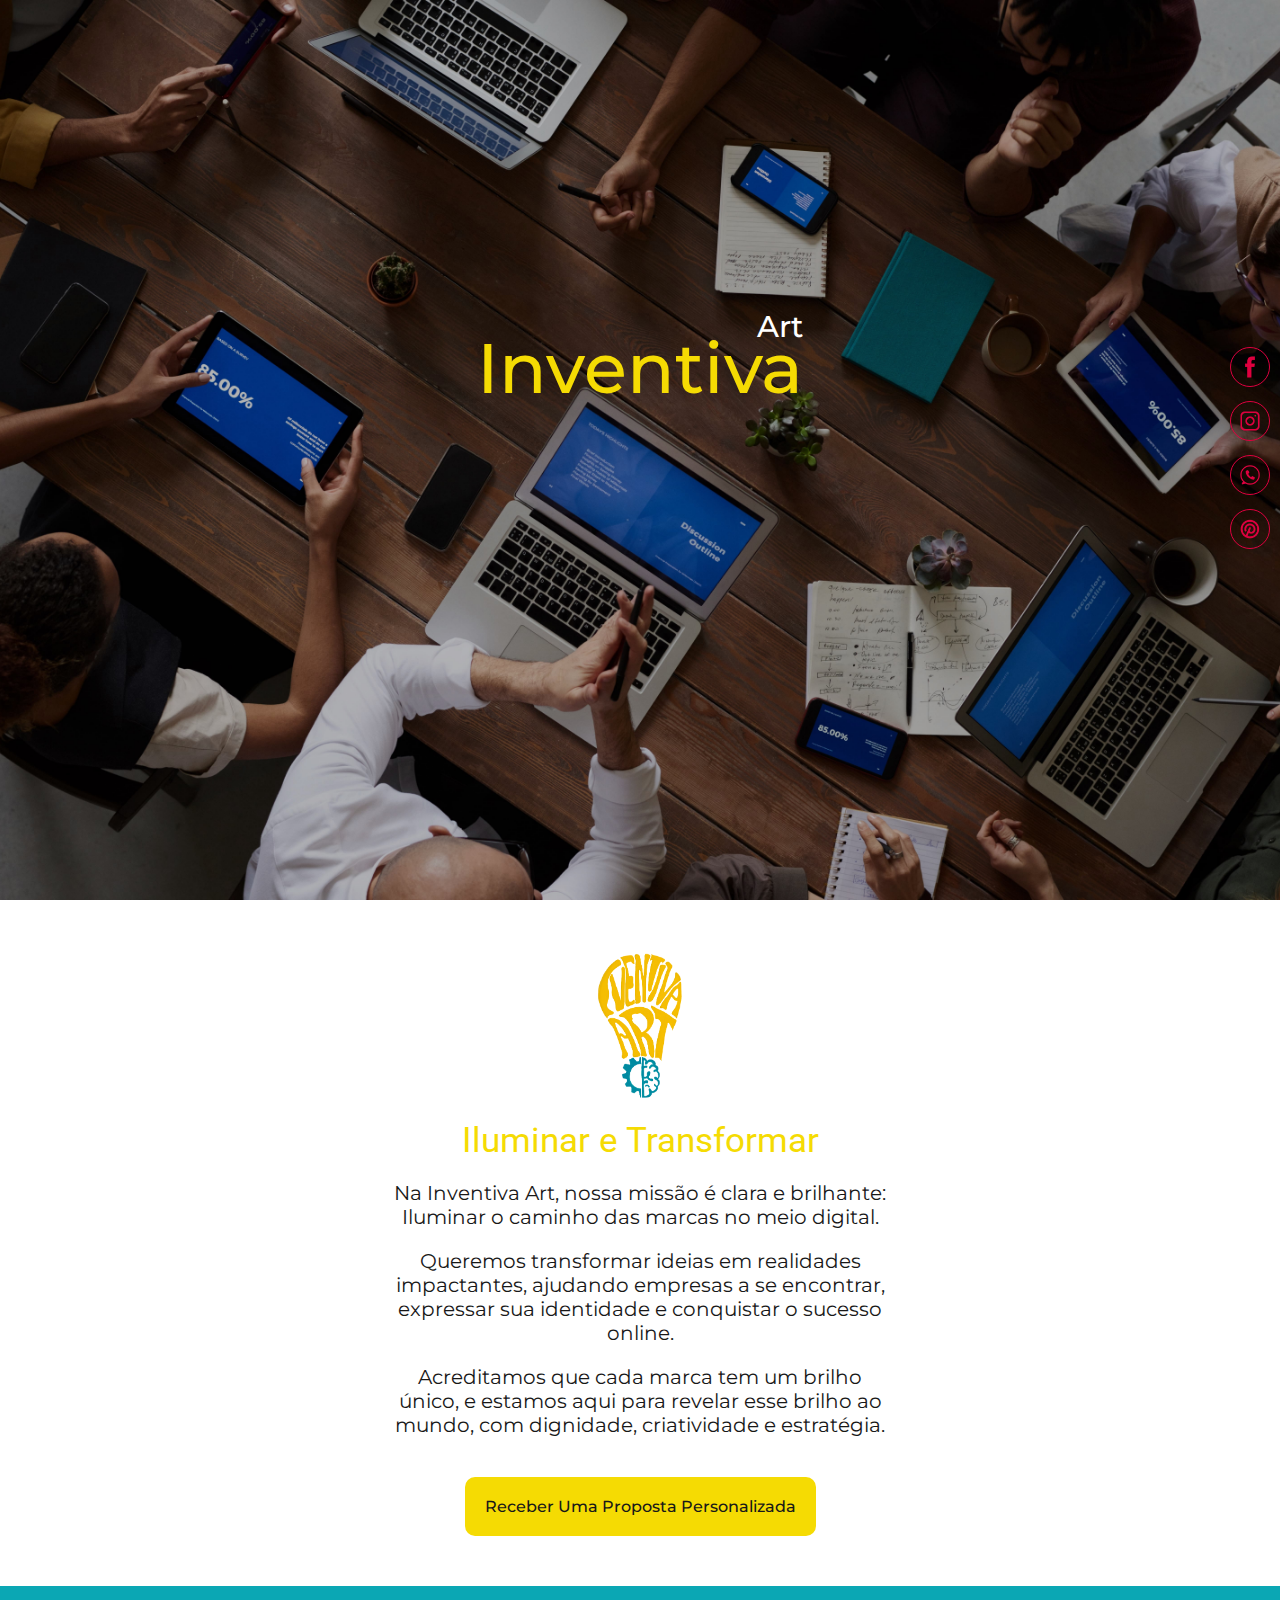
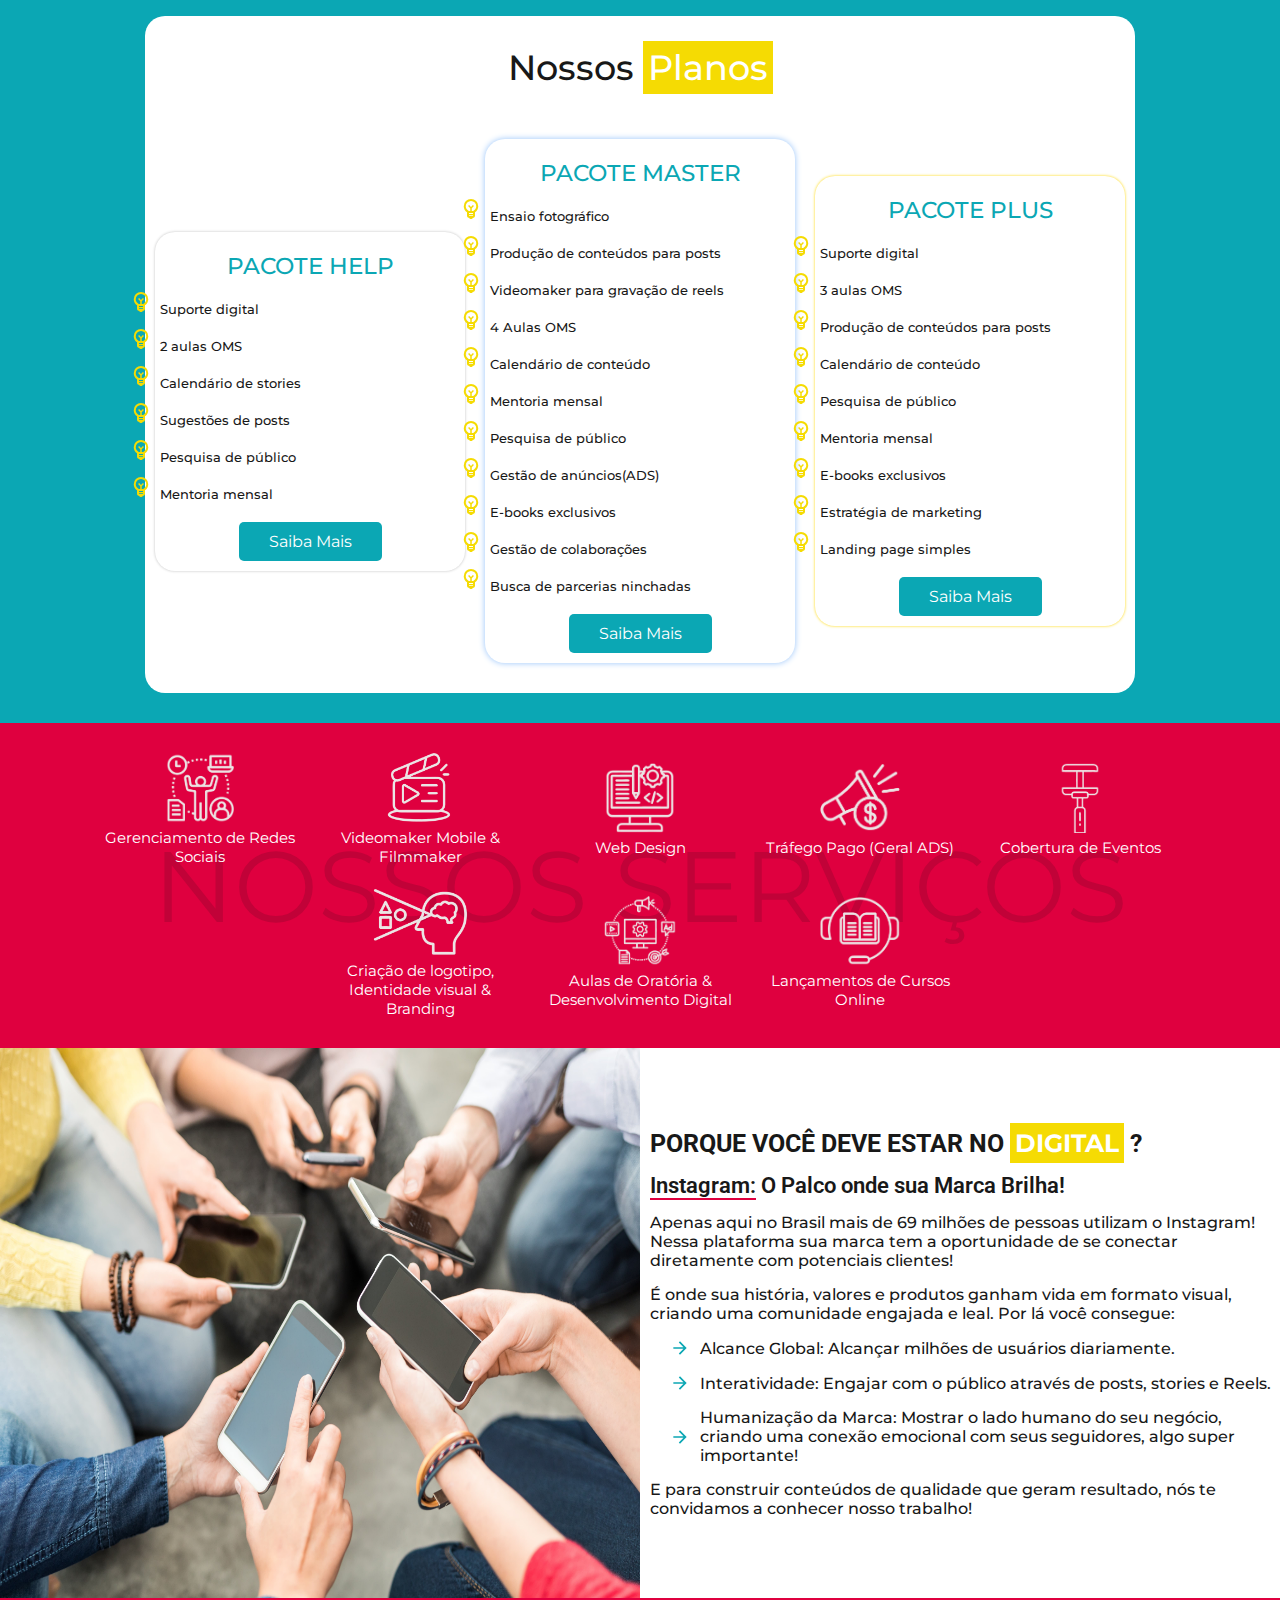
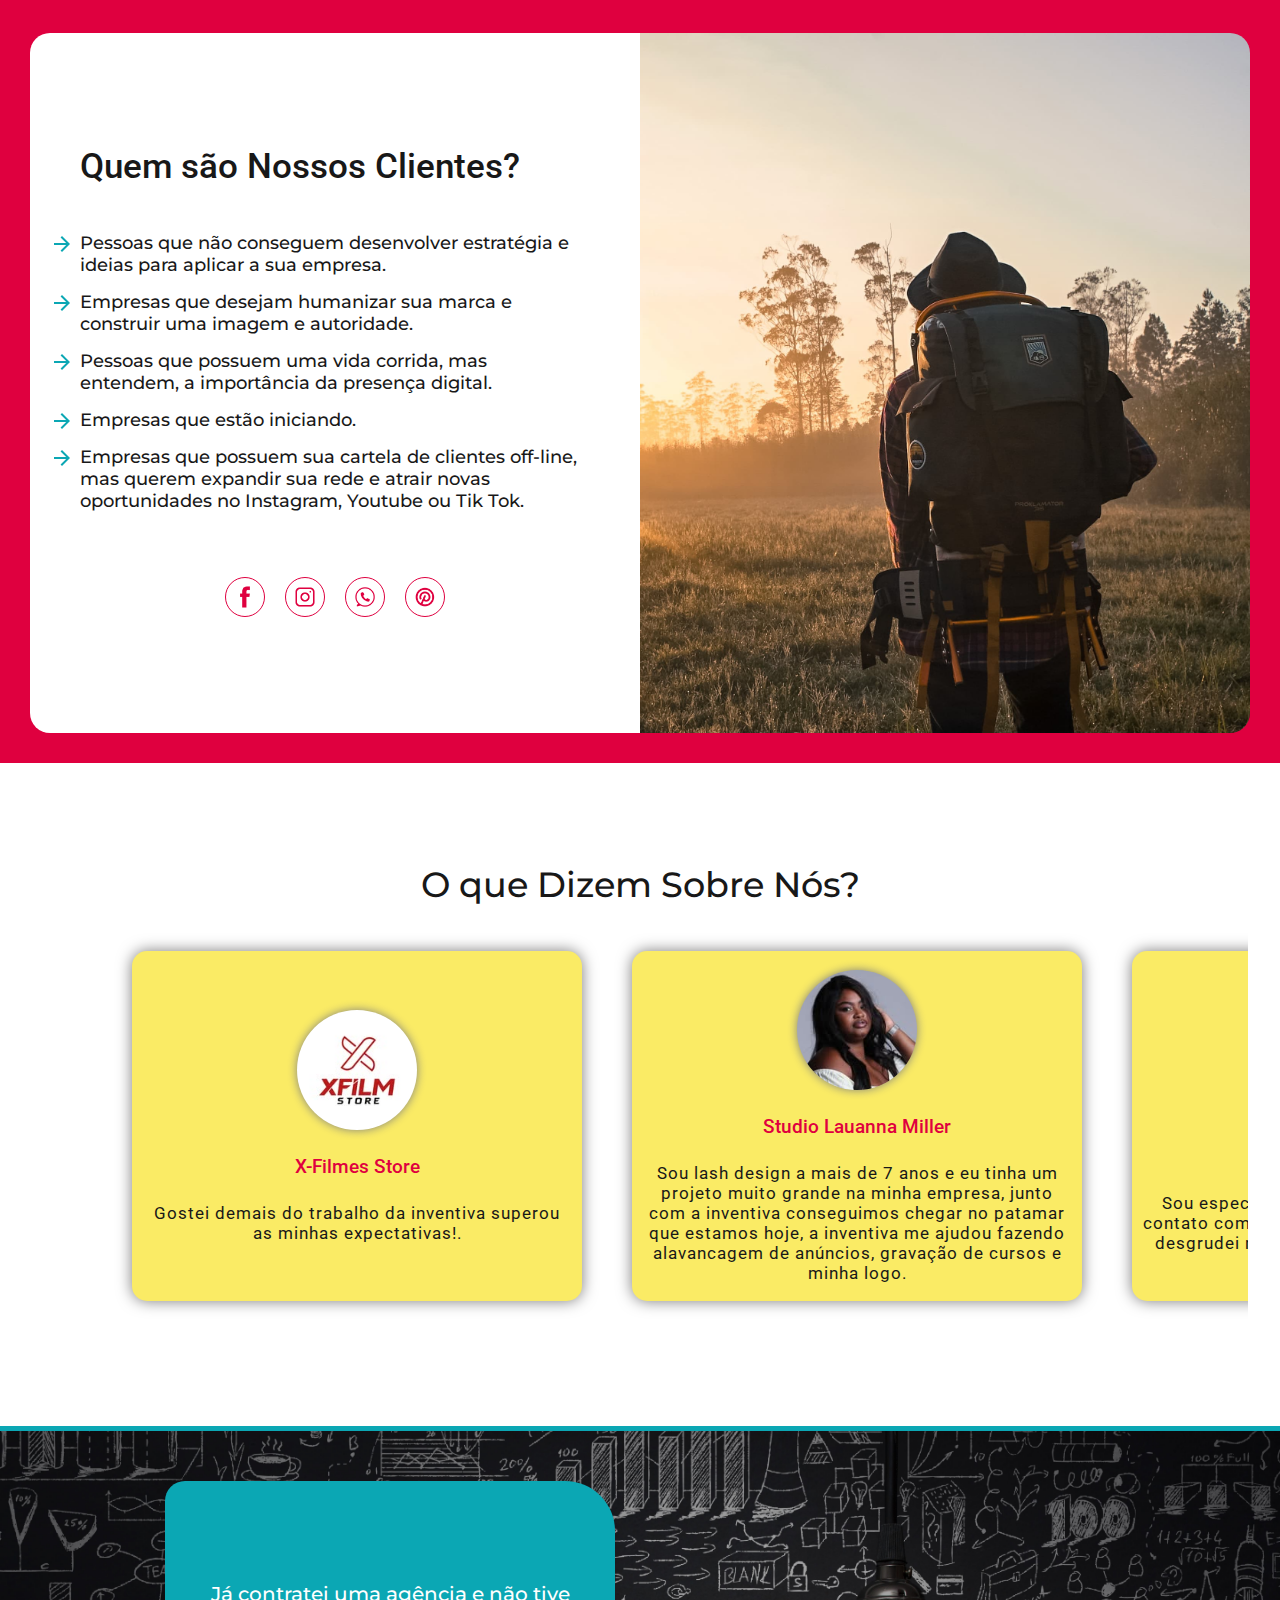
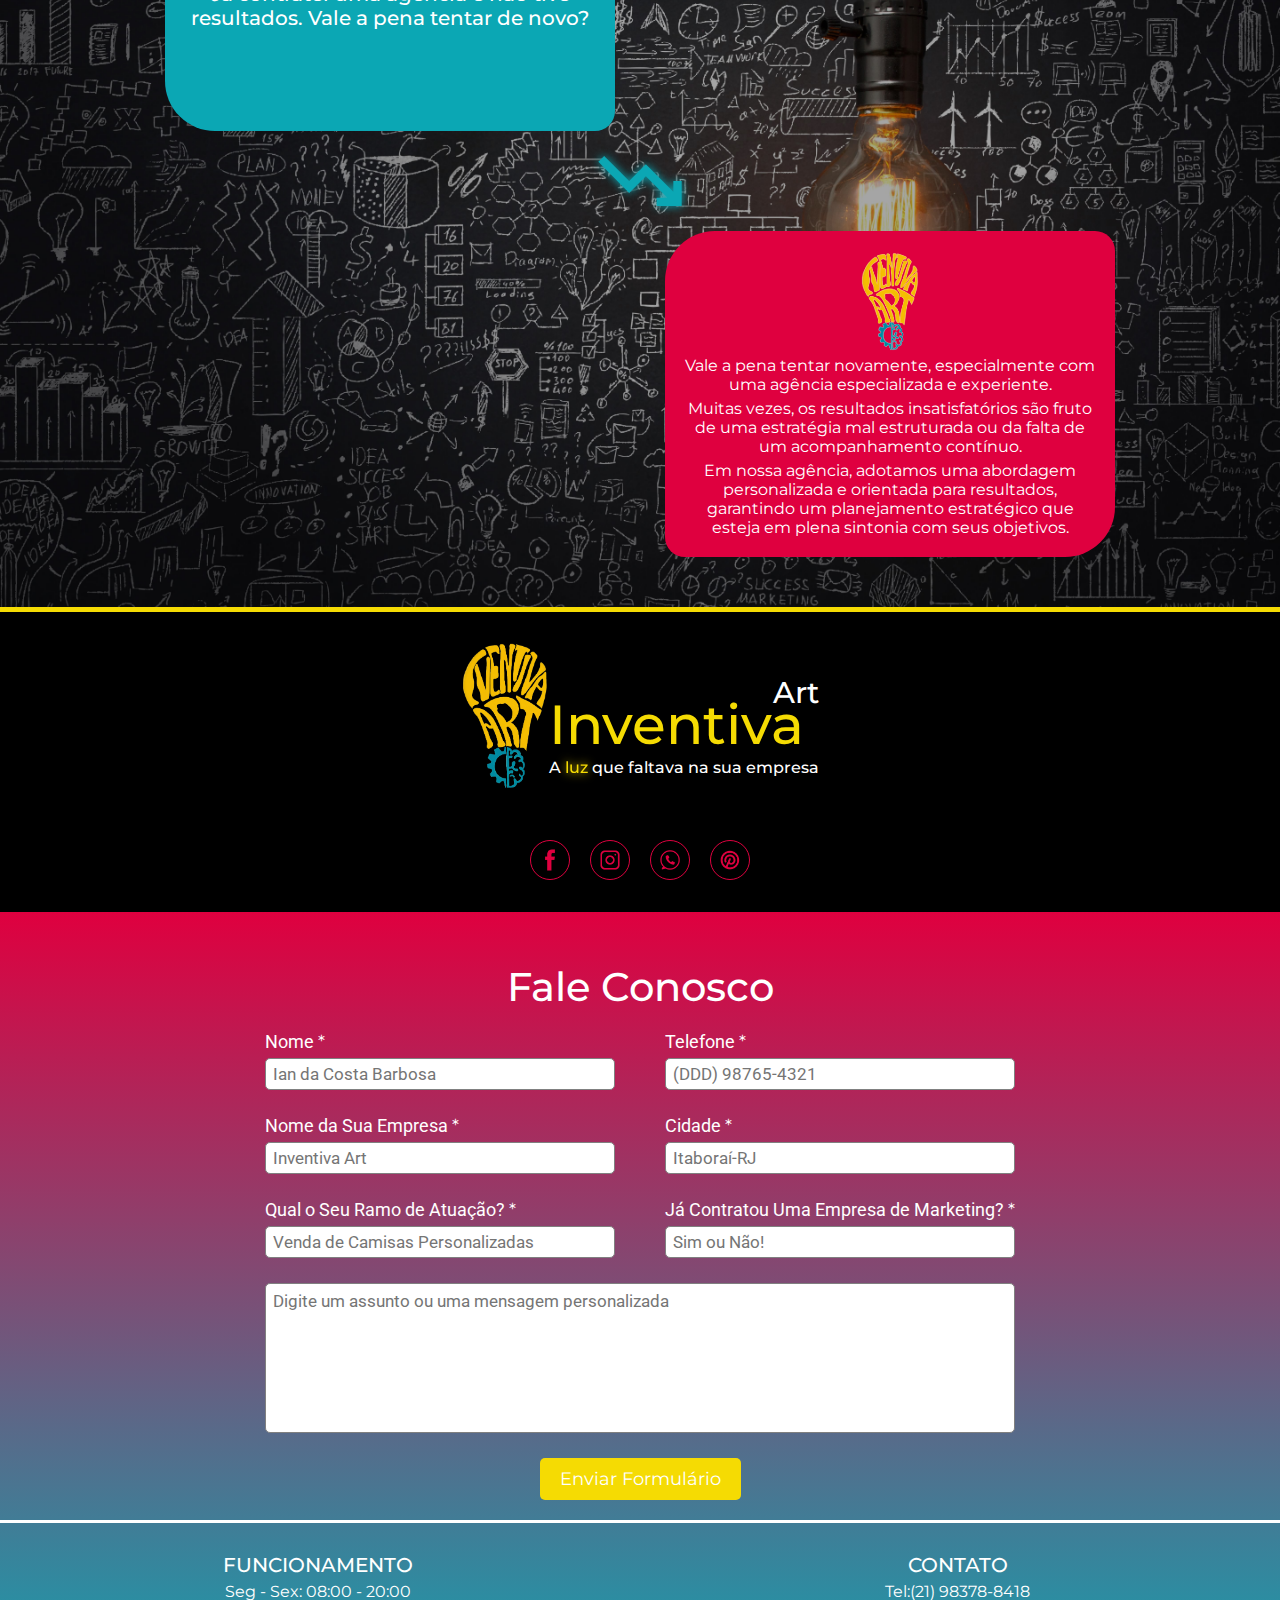
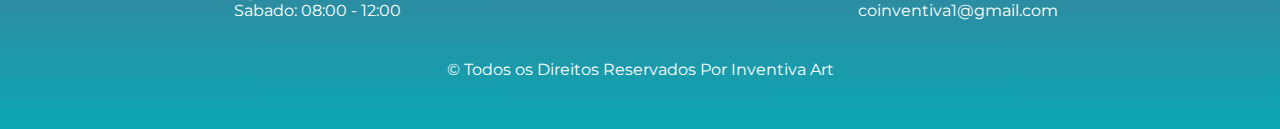
<file: index.html>
<!DOCTYPE html>
<html lang="pt-BR">
<head>
    <meta charset="UTF-8">
    <meta name="description" content="A Inventiva Art é uma agencia voltada para o Marketing Digital com o foco em melhorar o marketing de outras empresas">
    <meta name="viewport" content="width=device-width, initial-scale=1.0">
    <title>Inventiva Art</title>
    <link rel="stylesheet" href="./assents/css/estilos.css">
    <link rel="stylesheet" href="./assents/css/responsivo.css">
    <link rel="stylesheet" href="./assents/css/animacoes.css">
    <link rel="website icon" href="./assents/imagens/logo-iventiva-c-fundo.jpg" type="jpg">

    <!--FONTES EXPORTADAS-->
    <link href="https://fonts.googleapis.com/css2?family=Montserrat:ital,wght@0,100..900;1,100..900&family=Roboto:ital,wght@0,100..900;1,100..900&display=swap" rel="stylesheet">
</head>
<body>
    <article id="menu-tel">
        <img src="./assents/imagens/fechar.svg" alt="fechar" title="fechar" id="fechar">
        <a href="#home">Home</a>
        <a href="#servicos">Serviços</a>
        <a href="#contato">Contato</a>
        <a href="https://wa.me/5521983788418?text=Olá,+Gostaria+de+saber+mais+sobre+os+serviços+da+Inventiva" class="fale-conosco">Fale Conosco</a>
    </article>

    <!--HOME-->
    <header id="home">
        <nav class="menu">
            <div class="logo">
                <h1>Inventiva Art</h1>
                <img src="./assents/imagens/inventiva sem fundo.png" alt="logo">
            </div>

            <div class="links">
                <a href="#home">Home</a>
                <a href="#servicos">Serviços</a>
                <a href="#contato">Contato</a>
                <a href="https://wa.me/5521983788418?text=Olá,+Gostaria+de+saber+mais+sobre+os+serviços+da+Inventiva" class="fale-conosco">Fale Conosco</a>
            </div>

            <img src="./assents/imagens/menu-hamburguer.svg" alt="menu-hamburguer" id="menu-hamburguer">
        </nav>

        <section class="home">
            <div class="titulos">
                <h2>Art</h2>
                <h3>Inventiva</h3>
            </div>

            <p id="frase1">A <span>luz</span> que faltava na sua empresa!</p>

            <strong id="frase2">Te <span>Iluminamos</span> com Estratégias Funcionais & Personalizadas Construindo seu Espaço com Dignidade no Meio Digital!</strong>

            <a href="https://wa.me/5521983788418?text=Olá,+Gostaria+de+agendar+uma+reunião!" class="agendar" id="agendar">
                Agendar Uma Reunião
                <img src="./assents/imagens/seta-direita.svg" alt="seta-direita">
            </a>

            <section class="redes-fixa">
                <a href="https://www.facebook.com/Iinventiva.art">
                    <img src="./assents/imagens/facebook.png" alt="facebook" title="facebook">   
                </a>
                <a href="https://www.instagram.com/inventivaart/"> 
                    <img src="./assents/imagens/instagram.png" alt="instagram" title="instagram">   
                </a>
                <a href="https://wa.me/5521983788418?text=Olá,+Gostaria+de+saber+mais+sobre+os+serviços+da+Inventiva">
                    <img src="./assents/imagens/whatsapp.png" alt="whatsapp" title="whatsapp">  
                </a>
                <a href="https://br.pinterest.com/coinventiva1/">
                    <img src="./assents/imagens/pinterest.png" alt="pinterest" title="pinterest">
                </a>
            </section>
        </section>        
    </header>

    <!--CORPO-->
    <main>
        <section class="missao" >
            <img src="./assents/imagens/inventiva sem fundo.png" alt="logo">
            <h1>Iluminar e Transformar</h1>
            <p>Na Inventiva Art, nossa missão é clara e brilhante: Iluminar o caminho das marcas no meio digital.</p>
            <p>Queremos transformar ideias em realidades impactantes, ajudando empresas a se encontrar, expressar sua identidade e conquistar o sucesso online.</p>
            <p>Acreditamos que cada marca tem um brilho único, e estamos aqui para revelar esse brilho ao mundo, com dignidade, criatividade e estratégia.</p>
            <a href="#contato">Receber Uma Proposta Personalizada</a>
        </section>

        <section class="planos">
            <section class="planos-interno">
                <div>
                   <h1>Nossos <span>Planos</span></h1>
                </div>
                
                <section class="pacotes">
                    <div class="pacote-1">
                        <ul>PACOTE HELP</ul>
                        <li>Suporte digital</li>
                        <li>2 aulas OMS</li>
                        <li>Calendário de stories</li>
                        <li>Sugestões de posts</li>
                        <li>Pesquisa de público</li>
                        <li>Mentoria mensal</li>
                        <nav></nav>
                        <a href="https://wa.me/5521983788418?text=Olá,+Gostaria+de+saber+mais+sobre+o+plano+Help">Saiba Mais</a>
                    </div>

                    <div class="pacote-3">
                        <ul>PACOTE MASTER</ul>
                        <li>Ensaio fotográfico</li>
                        <li>Produção de conteúdos para posts</li>
                        <li>Videomaker para gravação de reels</li>
                        <li>4 Aulas OMS</li>
                        <li>Calendário de conteúdo</li>
                        <li>Mentoria mensal</li>
                        <li>Pesquisa de público</li>
                        <li>Gestão de anúncios(ADS)</li>
                        <li>E-books exclusivos</li>
                        <li>Gestão de colaborações</li>
                        <li>Busca de parcerias ninchadas</li>
                        <nav></nav>
                        <a href="https://wa.me/5521983788418?text=Olá,+Gostaria+de+saber+mais+sobre+o+plano+Master">Saiba Mais</a>
                    </div>
                    
                    <div class="pacote-2">
                        <ul>PACOTE PLUS</ul>
                        <li>Suporte digital</li>
                        <li>3 aulas OMS</li>
                        <li>Produção de conteúdos para posts</li>
                        <li>Calendário de conteúdo</li>
                        <li>Pesquisa de público</li>
                        <li>Mentoria mensal</li>
                        <li>E-books exclusivos</li>
                        <li>Estratégia de marketing</li>
                        <li>Landing page simples</li>
                        <nav></nav>
                        <a href="https://wa.me/5521983788418?text=Olá,+Gostaria+de+saber+mais+sobre+o+plano+Plus">Saiba Mais</a>
                    </div>
                </section>
            </section>
        </section>

        <section class="icones" id="servicos">
            <div class="work">
                <img src="./assents/imagens/gerenciamento-icon.png" alt="gerenciamento">
                <p>Gerenciamento de Redes Sociais</p>
            </div>

            <div class="work">
                <img src="./assents/imagens/video-icon.png" alt="video">
                <p>Videomaker Mobile & Filmmaker</p>
            </div>

            <div class="work">
                <img src="./assents/imagens/webdesigner-icon.png" alt="web designer">
                <p>Web Design</p>
            </div>

            <div class="work">
                <img src="./assents/imagens/trafego-icon.png" alt="trafego pago">
                <p>Tráfego Pago (Geral ADS)</p>
            </div>

            <div class="work">
                <img src="./assents/imagens/cobertura-icon.png" alt="cobertura">
                <p>Cobertura de Eventos</p>
            </div>

            <div class="work">
                <img src="./assents/imagens/identidade-icon.png" alt="Identidade Visual">
                <p>Criação de logotipo, Identidade visual & Branding</p>
            </div>

            <div class="work">
                <img src="./assents/imagens/aulas-icon.png" alt="aulas">
                <p>Aulas de Oratória & Desenvolvimento Digital</p>
            </div>

            <div class="work">
                <img src="./assents/imagens/curso-icon.png" alt="lançamento de curso">
                <p>Lançamentos de Cursos Online</p>
            </div>
        </section>

        <section class="digital">
            <img src="./assents/imagens/mundo-digital.jpg" alt="mundo-digital">
            <section class="digital-interno">
                <h1>PORQUE VOCÊ DEVE ESTAR NO <span>DIGITAL</span> ?</h1>
                <h2><strong>Instagram:</strong> O Palco onde sua Marca Brilha!</h2>
                <p>Apenas aqui no Brasil mais de 69 milhões de pessoas utilizam o Instagram! Nessa plataforma sua marca tem a oportunidade de se conectar diretamente com potenciais clientes!</p>
                <p>É onde sua história, valores e produtos ganham vida em formato visual, criando uma comunidade engajada e leal.  Por lá você consegue:</p>
                <div class="topico">
                    <img src="./assents/imagens/setinha-direita.svg" alt="setinha-direita">
                    <p>Alcance Global: Alcançar milhões de usuários diariamente.</p>
                </div>

                <div class="topico">
                    <img src="./assents/imagens/setinha-direita.svg" alt="setinha-direita">
                    <p>Interatividade: Engajar com o público através de posts, stories e Reels.</p>
                </div>

                <div class="topico">
                    <img src="./assents/imagens/setinha-direita.svg" alt="setinha-direita">
                    <p>Humanização da Marca: Mostrar o lado humano do seu negócio, criando uma conexão emocional com seus seguidores, algo super importante!</p>
                </div>

                <p>E para construir conteúdos de qualidade que geram resultado, nós te convidamos a conhecer nosso trabalho!</p>
            </section>
        </section>

        <section class="clientes">
            <div class="clientes-interno">
                <h1>Quem são Nossos Clientes?</h1>
                <p>Pessoas que não conseguem desenvolver estratégia e ideias para aplicar a sua empresa.</p>
                <p>Empresas que desejam humanizar sua marca e construir uma imagem e autoridade.</p>
                <p>Pessoas que possuem uma vida corrida, mas entendem, a importância da presença digital.</p>
                <p>Empresas que estão iniciando.</p>
                <p>Empresas que possuem sua cartela de clientes off-line, mas querem expandir sua rede e atrair novas oportunidades no Instagram, Youtube ou Tik Tok.</p>

                <div class="redes">
                    <a href="https://www.facebook.com/Iinventiva.art">
                        <img src="./assents/imagens/facebook.png" alt="facebook" title="facebook">   
                    </a>
                    <a href="https://www.instagram.com/inventivaart/"> 
                        <img src="./assents/imagens/instagram.png" alt="instagram" title="instagram">   
                    </a>
                    <a href="https://wa.me/5521983788418?text=Olá,+Gostaria+de+saber+mais+sobre+os+serviços+da+Inventiva">
                        <img src="./assents/imagens/whatsapp.png" alt="whatsapp" title="whatsapp">  
                    </a>
                    <a href="https://br.pinterest.com/coinventiva1/">
                        <img src="./assents/imagens/pinterest.png" alt="pinterest" title="pinterest">
                    </a>
                </div>
            </div>

            <div class="imagem-clientes"></div>
        </section>

        <section class="feedbacks">
            <h1>O que Dizem Sobre Nós?</h1>

            <section class="feedback-interno">
                <div class="feed">
                    <img src="./assents/imagens/x-filmes.jpg" alt="x-filmes">
                    <h1>X-Filmes Store</h1>
                    <p>Gostei demais do trabalho da inventiva superou as minhas expectativas!.</p> 
                </div>

                <div class="feed">
                    <img src="./assents/imagens/luanna-miller.jpg" alt="lauanna">
                    <h1>Studio Lauanna Miller</h1>
                    <p>Sou lash design a mais de 7 anos e eu tinha um projeto muito grande na minha empresa, junto com a inventiva conseguimos chegar no patamar que estamos hoje, a inventiva me ajudou fazendo alavancagem de anúncios, gravação de cursos e minha logo.</p> 
                </div>

                <div class="feed">
                    <img src="./assents/imagens/dr.-Jose-Roberth.jpg" alt="Dr. José Roberth">
                    <h1>Dr. José Roberth</h1>
                    <p>Sou especialista em saúde estética, entrei em contato com a inventiva a 1 atrás desde então não desgrudei mais, adoro o trabalho dessa equipe.</p> 
                </div>

                <div class="feed">
                    <img src="./assents/imagens/auto-escola-fonseca.jpg" alt="auto escola fonseca">
                    <h1>Auto Escola Fonseca</h1>
                    <p>Nós fizemos um projeto muito bom de trafego pago juntos e tivemos ótimos resultados, vídeos atingindo mais de 21 mil visualizações, trabalho de excelência aconselho muito quem estiver procurando uma empresa de marketing ou uma parceria, o trabalho deles é excelente.</p> 
                </div>

                <div class="feed">
                    <img src="./assents/imagens/luquez-soul.jpg" alt="Luquez soul">
                    <h1>Luquez Soul</h1>
                    <p>Criaram a minha marca do zero eu amei, trabalho impecável.</p> 
                </div>
            </section>
        </section>

        <section class="vale-apena">
            <div class="vale-imagem">
                <p>Já contratei uma agência e não tive resultados. Vale a pena tentar de novo?</p>
            </div>

            <img src="./assents/imagens/setinha-escada.svg" alt="seta-escada">

            <div class="resposta">
                <img src="./assents/imagens/inventiva sem fundo.png" alt="logo">
                <p>Vale a pena tentar novamente, especialmente com uma agência especializada e experiente.</p>
                <p>Muitas vezes, os resultados insatisfatórios são fruto de uma estratégia mal estruturada ou da falta de um acompanhamento contínuo.</p>
                <p>Em nossa agência, adotamos uma abordagem personalizada e orientada para resultados, garantindo um planejamento estratégico que esteja em plena sintonia com seus objetivos.</p>
            </div>
        </section>

        <section class="sobre">
            <section class="sobre-interno">
                <img src="./assents/imagens/inventiva sem fundo.png" alt="">
                <div>
                    <h1>Art</h1>
                    <h2>Inventiva</h2>
                    <p>A <span class="luz">luz</span> que faltava na sua empresa</p>
                </div>
            </section>

            <div class="redes">
                <a href="https://www.facebook.com/Iinventiva.art">
                    <img src="./assents/imagens/facebook.png" alt="facebook" title="facebook">   
                </a>
                <a href="https://www.instagram.com/inventivaart/"> 
                    <img src="./assents/imagens/instagram.png" alt="instagram" title="instagram">   
                </a>
                <a href="https://wa.me/5521983788418?text=Olá,+Gostaria+de+saber+mais+sobre+os+serviços+da+Inventiva">
                    <img src="./assents/imagens/whatsapp.png" alt="whatsapp" title="whatsapp">  
                </a>
                <a href="https://br.pinterest.com/coinventiva1/">
                    <img src="./assents/imagens/pinterest.png" alt="pinterest" title="pinterest">
                </a>
            </div>
           
        </section>
    </main>

    <!--RODAPÉ-->
    <footer id="contato">
        <h1>Fale Conosco</h1>
        <form action="https://formsubmit.co/coinventiva1@gmail.com" method="post">
            <section class="formulario-interno">
                <div class="estrutura-input">
                    <p>Nome <span>*</span></p>
                    <input type="text" name="Nome" required placeholder="Ian da Costa Barbosa">
                </div>

                <div class="estrutura-input">
                    <p>Telefone <span>*</span></p>
                    <input type="number" name="Numero de telefone" required placeholder="(DDD) 98765-4321">
                </div>
            </section>

            <section class="formulario-interno">
                <div class="estrutura-input">
                    <p>Nome da Sua Empresa <span>*</span></p>
                    <input type="text" required name="Nome da empresa" placeholder="Inventiva Art">
                </div>

                <div class="estrutura-input">
                    <p>Cidade <span>*</span></p>
                    <input type="text" required name="Cidade" placeholder="Itaboraí-RJ">
                </div>
            </section>

            <section class="formulario-interno">
                <div class="estrutura-input">
                    <p>Qual o Seu Ramo de Atuação? <span>*</span></p>
                    <input type="text" required name="Ramo de atuação" placeholder="Venda de Camisas Personalizadas">
                </div>

                <div class="estrutura-input">
                    <p>Já Contratou Uma Empresa de Marketing? <span>*</span></p>
                    <input type="text" required name="Já Contratou Uma Empresa de Marketing?" placeholder="Sim ou Não!">
                </div>
            </section>

            <section class="formulario-interno">
                <textarea name="Mensagem" placeholder="Digite um assunto ou uma mensagem personalizada"></textarea>
            </section>

            <button type="submit">Enviar Formulário</button>
            <input type="hidden" name="_subject" value="Formulário de Contato Inventiva">
            <input type="text" name="_honey" style="display: none;">
            <input type="hidden" name="_captcha" value="false">
            <input type="hidden" name="_next" value="https://inventiva-art.github.io/a1/assents/agradecimento/obrigado">
            
        </form>

        <section class="sobre-footer">
            <div>
                <h2>FUNCIONAMENTO</h2>
                <p>Seg - Sex: 08:00 - 20:00</p>
                <p>Sabado: 08:00 - 12:00</p>
            </div>

            <div>
                <h2>CONTATO</h2>
                <p>Tel:(21) 98378-8418</p>
                <p>coinventiva1@gmail.com</p>
            </div>
        </section>

        <p class="copy">© Todos os Direitos Reservados Por Inventiva Art</p>
    </footer>
</body>
 <script src="./assents/js/script.js"></script>
</html>
</file>
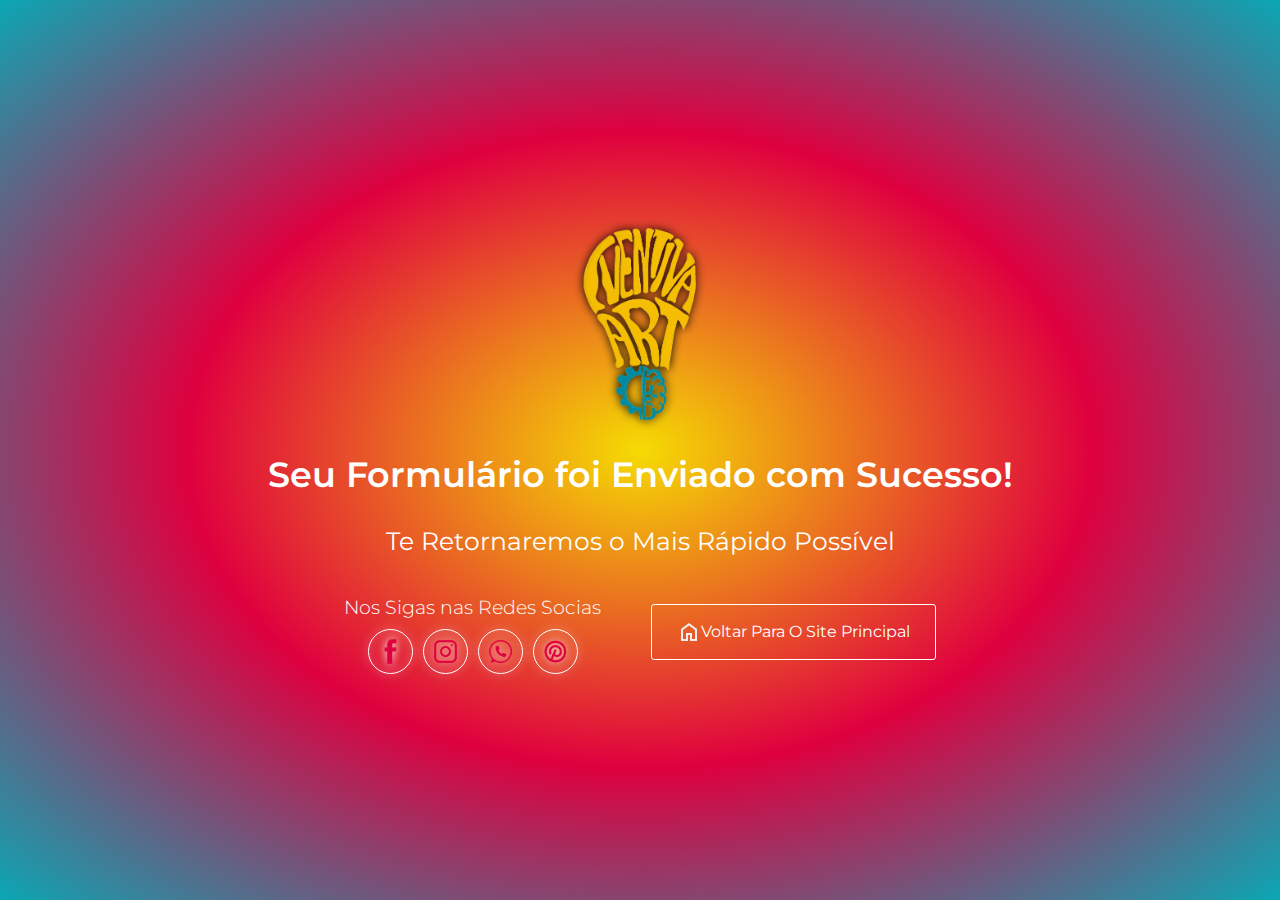
<file: assents/agradecimento/obrigado.html>
<!DOCTYPE html>
<html lang="pt-BR">
<head>
    <meta charset="UTF-8">
    <meta name="description"content="A Inventiva Art é uma agencia voltada para o Marketing Digital com o foco em melhorar o marketing de outras empresas">
    <meta name="viewport" content="width=device-width, initial-scale=1.0">
    <title>Obrigado!</title>
    <link rel="stylesheet" href="./estilos.css">
    <link rel="stylesheet" href="./responsivo.css">
    <link rel="website icon" href="../imagens/inventiva sem fundo.png" type="jpg">

    <!--FONTES EXPORTADAS-->
    <link href="https://fonts.googleapis.com/css2?family=Montserrat:ital,wght@0,100..900;1,100..900&family=Roboto:ital,wght@0,100..900;1,100..900&display=swap" rel="stylesheet">
</head>

<body>
    <header>
        <img src="../imagens/inventiva sem fundo.png" alt="logo" class="logo">
        <h1>Seu Formulário foi Enviado com Sucesso!</h1>
        <h2>Te Retornaremos o Mais Rápido Possível</h2>

        <section>
            <div>
                <h3>Nos Sigas nas Redes Socias</h3>
                <nav>
                    <a href="https://www.facebook.com/Iinventiva.art">
                        <img src="../imagens/facebook.png" alt="facebook" title="facebook"  class="redes"> 
                    </a>
                    <a href="https://www.instagram.com/inventivaart/"> 
                        <img src="../imagens/instagram.png" alt="instagram" title="instagram"  class="redes">   
                    </a>
                    <a href="https://wa.me/5521983788418?text=Olá,+Gostaria+de+saber+mais+sobre+os+serviços+da+Inventiva">
                        <img src="../imagens/whatsapp.png" alt="whatsapp" title="whatsapp"  class="redes">  
                    </a>
                    <a href="https://br.pinterest.com/coinventiva1/">
                        <img src="../imagens/pinterest.png" alt="pinterest" title="pinterest"  class="redes">
                    </a>
                </nav>
            </div>

            <div>
                <a href="https://ianbarbosa1.github.io/Inventiva-Art/" class="botao">
                    <img src="../imagens/home.svg" alt="home">
                    <p>Voltar Para O Site Principal</p>
                </a>
            </div>
        </section>
    </header>
</body>

</html>
</file>
<file: assents/css/estilos.css>
*{
    margin: 0;
    padding: 0;
    box-sizing: border-box;
    scroll-behavior: smooth;
    text-decoration: none;
    color: white;
    font-family: "Montserrat", sans-serif;
}

/*DIVs FLEXs*/
article, .menu, .logo, .links, .home, .agendar, .redes-fixa, main, .missao, .icones, .work, .planos, .pacotes, .digital, .digital-interno, .topico, .feedbacks, .feedback-interno, .feed, .pessoa, .clientes, .clientes-interno, .redes,.vale-apena, .vale-imagem, .resposta, .sobre, .sobre-interno, footer, form, .formulario-interno, .estrutura-input, .sobre-footer{
    display: flex;
    justify-content: center;
    align-items: center;
}


article{
    height: 100vh;
    width: 100%;
    position: absolute;
    z-index: +2;
    backdrop-filter: blur(10px);
    flex-direction: column;
    gap: 20px;
    display: none;

    & img{
        height: 40px;
        cursor: pointer;
    }
    & a{
        font-size: 20px;
        padding: 10px 50px;
        transition: all 1s ease;
        border: 1px solid transparent;
        &:hover{
            color: #f5db03;
            border: 1px solid #f5db03;
        }
    }
    .fale-conosco{
        color: black;
        padding: 10px 10px;
        background-color: #f5db03;
        border-radius: 15px;
        &:hover{
            color: #ffffff;
        }
    }
}

header{
    content: '';
    background-image: url(../imagens/back-2.jpg);
    background-position: center;
    background-size: cover;
    height: 100vh;
    width: 100%;
}

.menu{
    justify-content: space-between;
    height: 100px;
    width: 100%;
    backdrop-filter: blur(5px);
    position: absolute;
    top: 0px;
    opacity: 0;
    transition: all 1s ease-in-out;

    .logo{
        margin-left: 50px;

        & h1{
            color:#f5db03;
            font-size: 25px;
            &:hover{
                color: white;
            }
        }
        & img{
            height: 70px;
        }
    }

    .links{
        gap: 25px;
        margin-right: 50px;

        & a{
            padding: 39px 5px;
            transition: all 1s ease;
            border-bottom: 1px solid transparent;
            &:hover{
                color: #f5db03;
                border-bottom: 1px solid #f5db03;
            }
        }
        .fale-conosco{
            color: black;
            padding: 10px 10px;
            background-color: #f5db03;
            border-radius: 15px;
            &:hover{
                color: #ffffff;
            }
        }
    }

    #menu-hamburguer{
        display: none;
    }    
}


.home{
    height: 100vh;
    width: 100%;
    flex-direction: column;
    gap: 20px;

    .titulos{
        opacity: 0;
        transition: all 1s ease-in-out;

        & h2{
            font-weight: 500;
            text-align: end;
            font-size: 30px;
            position: relative;
            top: 20px;
        }
        & h3{
            font-size: 70px;
            font-weight: 500;
            color: #f5db03;
        }
    }

    & p{
        font-size: 20px;
        letter-spacing: 2px;
        font-weight: 500;
        opacity: 0;
        transform: translateY(50px);
        transition: all 1s ease-in-out;
        text-align: center;
        & span{
            color: #f5db03;
            filter:drop-shadow(0px 0px 5px #f5db03)
        }
    }

    & strong{
        text-align: center;
        max-width: 700px;
        letter-spacing: 1.5px;
        font-size: 20px;
        font-weight: 400;
        opacity: 0;
        transform: translateY(50px);
        transition: all 1s ease-in-out;
        & span{
            color: #f5db03;
            filter:drop-shadow(0px 0px 5px #f5db03)
        }
    }

    .agendar{
        font-size: 20px;
        padding: 10px 50px;
        background-color: #0ba7b4;
        border-radius: 20px;
        margin-top: 10px;
        font-weight: 300;
        transition: all 1s ease-in-out;
        filter:drop-shadow(0px 0px 5px #181818);
        opacity: 0;
        transform: translateY(50px);
        &:hover{
            color: #faeb65;
        }
        &:hover img{
            transform: translateX(20px);
        }
        & img{
            transition: all 1s;
            height: 40px;
        }
    }

    .redes-fixa{
        position: absolute;
        right:10px;
        flex-direction: column;
        gap: 10px;
        & img{
            height: 40px;
            padding: 5px;
            border: 1px solid #df003f;
            border-radius: 50%;
            cursor: pointer;
            &:hover{
                border: 3px solid #df003f;
            }
        }
    }
}

main{
    flex-direction: column;
}

.missao{
    padding: 50px 0px;
    width: 100%;
    text-align: center;
    gap: 20px;
    flex-direction: column;

    & img{
        height: 150px;
        animation: pulsacao 5s infinite alternate linear;
    }
    & h1{
        color: #f5db03;
        font-weight: 400;
        font-size: 35px;
        font-family: "Roboto", sans-serif;
    }
    & p{
        color: #181818;
        max-width: 500px;
        font-size: 20px;
    }
    & a{
        background-color: #f5db03;
        padding: 20px; 
        border-radius: 10px;
        margin-top: 20px;
        transition: all 1s ease;
        color: #181818;
        font-weight: 500;
        &:hover{
            color: #df003f;
        }
    }
}

.planos{
    height: 100%;
    width: 100%;
    padding: 30px;
    background-color: #0ba7b4;

    .planos-interno{
        text-align: center;
        background-color: #ffffff;
        border-radius: 20px;
        padding: 50px;
        & h1{
           font-size: 35px;
           font-weight: 500;
           color: #181818;
           margin-bottom: 50px;

            & span{
                padding: 5px;
                background-color: #f5db03;
                color: #ffffff;
            }
        }
    }

    .pacotes{
        gap: 100px;

        .pacote-1, .pacote-2, .pacote-3{
            width: 350px;
            text-align: center;
            padding: 20px;
            box-shadow: 0px 0px 3px silver;
            border-radius: 20px;
            transition: all 1s ease;

            & ul{
                font-size: 23px;
                font-weight: 500;
                color: #0ba7b4;
                margin-bottom: 10px;
            }
            & li{
                font-size: 15px;
                text-align: start;
                font-weight: 500;
                color: #181818;
                margin-bottom: 10px;
                list-style-image: url(../imagens/light.svg);
            }
            & nav{
                height: 10px;
                margin: 10px 0px;
            }
            & a{
                color: #ffffff;
                padding:10px 30px;
                background-color: #0ba7b4;
                border-radius: 5px; transition: all 1s;
                &:hover{
                    color: black;
                }
            }
            &:hover{
                box-shadow: 0px 0px 20px silver;
            }
        }
        .pacote-2{
            box-shadow: 0px 0px 3px gold;
            &:hover{
                box-shadow: 0px 0px 20px gold;
            }
        }
        .pacote-3{
            box-shadow: 0px 0px 6px #96c3fa;
            &:hover{
                box-shadow: 0px 0px 20px #96c3fa;
            }
        }
    }
}

.icones{
    height:100%;
    width:100%;
    padding: 20px;
    flex-wrap: wrap;
    background-color: #df003f;
    gap: 20px;

    .work{
        flex-direction: column;
        gap: 5px;
        z-index: +1;
        & img{
            height: 70px;
        }
        & p{
            text-align: center;
            font-size: 15px;
            width: 200px;
        }
    }
}
.icones::before{
    content:'NOSSOS SERVIÇOS';
    position: absolute;
    color: #ad043498;
    font-size: 130px;
    text-align: center;
}

.digital{
    width: 100%;
    gap: 50px;
    justify-content: start;
    border-bottom: 5px solid #df003f;

    & img{
        height: 700px;
        width: 50%;
    }

    .digital-interno{
        flex-direction: column;
        align-items: start;
        gap: 15px;

        & h1{
            color: #181818;
            font-size: 25px;
            font-family: "Roboto", sans-serif;

            & span{
                padding: 5px;
                background-color: #f5db03;
            }
        }
        & h2, strong{
            font-family: "Roboto", sans-serif;
            color: #181818;
            font-weight: 600;
            font-size: 22px;

            & strong{
                border-bottom:2px solid #df003f;
            }
        }
        & p {
            color: #181818;
            font-weight: 500;
            max-width: 700px;
        }
        .topico{
            margin-left: 20px;
            gap: 10px;
            & img{
                height: 20px;
                width: 20px;
            }
        }
    }
}

.clientes{
    width: 100%;
    padding: 100px;
    background-color: #df003f;

    .clientes-interno{
        height: 700px;
        width: 50%;
        background-color: white;
        padding: 50px;
        gap: 15px;
        flex-direction: column;
        align-items: start;
        border-radius: 20px 0px 0px 20px;

        & h1{
            font-size: 35px;
            font-family: "Roboto", sans-serif;
            color: #181818;
            margin-bottom: 30px;
            font-weight: 500;
        }
        & p{
            color: #181818;
            font-size: 18px;
            font-weight: 500;
        }
        & p::before{
            content: '';
            background-image: url(../imagens/setinha-direita.svg);
            height: 20px;
            width: 20px;
            position: absolute;
            left: 120px;
        }
    }

    .imagem-clientes{
        height: 700px;
        width: 50%;
        border-radius: 0px 20px 20px 0px;
        background-image: url(../imagens/homem.jpg);
        background-position: right;
        background-size: cover;
    }
}
.redes{
    width: 100%;
    margin-top: 50px;
    gap: 20px;

    & img{
        height: 40px;
        width: 40px;
        padding: 5px;
        border: 1px solid #df003f;
        border-radius: 50%;
        &:hover{
            border: 2px solid #df003f;
        }
    }
}

.feedbacks{
    width: 100%;
    padding: 100px 0px;
    flex-direction: column;
    gap: 20px;

    & h1{
        text-align: center;
        color: #181818;
        font-size: 35px;
        font-weight: 500;
    }
    .feedback-interno{
        height: 400px;
        width: 95%;
        gap: 50px;
        overflow-x:hidden;
        justify-content: start;
        padding: 0px 100px;

        .feed{
            flex-direction: column;
            height: 350px;
            min-width: 450px;
            text-align: center;
            gap: 25px;
            border-radius: 15px;
            box-shadow: 0px 0px 15px rgb(124, 123, 123);
            padding: 10px;
            background-color: #faeb65;
            animation: feedbacks 25s infinite alternate linear;
            & img{
                border-radius: 50%;
                height: 120px;
                filter: drop-shadow(0px 0px 5px gray);
            }
            & p{
                font-size: 17px;
                letter-spacing: 1px;
                color: #181818;
                font-family: "Roboto", sans-serif;
            }

            & h1{
                font-size: 19px;
                font-weight: 500;
                color: #df003f;
                font-family: "Roboto", sans-serif;
            }
        }
    }
}

.vale-apena{
    width: 100%;
    padding: 50px 0px;
    flex-direction: column;
    border-top: 5px solid #0ba7b4;
    border-bottom: 5px solid #f5db03;
    content: '';
    background-image: url(../imagens/estrategia.jpg);
    background-position: center;
    background-size: cover;

    .vale-imagem{
        height: 250px;
        width: 450px;
        background-color: #0ba7b4;
        text-align: center;
        position: relative;
        right: 400px;
        border-radius: 20px 50px;
        & p{
            color: white;
            font-size: 20px;
            font-weight: 500;
        }
    }
    & img{
        height: 100px;
        filter: drop-shadow(0px 0px 5px #0ba7b4);
    }

    .resposta{
        flex-direction: column;
        border-radius: 50px 20px;
        gap: 5px;
        width: 450px;
        padding: 20px;
        background-color: #df003f;
        position: relative;
        left: 400px;
        & p{
            color: white;
            text-align: center;
        }
        & img{
            height: 100px;
            filter: drop-shadow(0px 0px 0px);
        }
    }
}

.sobre{
    height: 300px;
    width: 100%;
    background-color: black;
    flex-direction: column;

    .sobre-interno{
        & img{
            height: 150px;
        }
        & h1{
            font-weight: 500;
            text-align: end;
            font-size: 30px;
            position: relative;
            top: 20px;
        }
        & h2{
            font-size: 55px;
            font-weight: 500;
            color: #f5db03;
        }
        & p, span{
            font-weight: 500;
            & span{
                color: #f5db03;
                filter:drop-shadow(0px 0px 5px #f5db03)
            }
        }
    }
}

footer{
    flex-direction: column;
    background-image: linear-gradient(to top, #0ba7b4, #df003f);
    padding: 50px 0px;
    gap: 20px;

    & h1{
        font-weight: 500;
        font-size: 40px;
    }
    & form{
        flex-direction: column;
        gap: 25px;
    }
    .formulario-interno{
        gap: 50px;
    }
    .estrutura-input{
        flex-direction: column;
        align-items: start;

        & p{
            font-size: 18px;
            font-weight: 400;
            margin-bottom: 5px;
            font-family: "Roboto", sans-serif;
        }
        & input{
            height: 32px;
            width: 350px;
            outline: none;
            padding: 0px 7px;
            color: #181818;
            font-size: 17px;
            font-weight: 400;
            font-family: "Roboto", sans-serif;
            border-radius: 5px;
            border: 1px solid gray;
            transition: all 1s;
            &:hover{
                filter: drop-shadow(0px 0px 5px white);
            }
        }
    }
    & textarea{
        height: 150px;
        width: 750px;
        outline: none;
        padding: 7px 7px;
        color: #181818;
        font-size: 17px;
        font-weight: 400;
        font-family: "Roboto", sans-serif;
        border-radius: 5px;
        border: 1px solid gray;
        transition: all 1s;
        resize: none;
        &:hover{
            filter: drop-shadow(0px 0px 5px white);
        }
    }
    & button{
        font-size: 18px;
        padding: 10px 20px;
        border-radius: 5px;
        background-color: #f5db03;
        cursor: pointer;
        border: none;
        transition: all 1s;
        &:hover{
            color: #181818;
            filter: drop-shadow(0px 0px 10px #f5db03);
        }
    }

    .sobre-footer{
        padding: 30px 0px 20px 0px;
        width: 100%;
        justify-content: space-around;
        border-top: 3px solid white;
        
        & div{
            text-align: center;
            &  h2{
                font-size: 20px;
                font-weight: 500;
                margin-bottom: 5px;
            }
        }
    }
    .copy{
        text-align: center;
    }
}
</file>
<file: assents/css/responsivo.css>
@media screen and (min-width: 350px) and (max-width: 479px) {
    .menu{
        .logo{
            margin-left: 20px;
            & h1{
                font-size: 23px;
            }
        }
        .links{
            display: none;
        }
        #menu-hamburguer{
            height: 35px;
            display: block; 
            margin-right: 20px;
            cursor: pointer;
        }
    }

    .home {
        & p{
            font-size: 18px;
        }
        & strong{
            letter-spacing: 1px;
            font-size: 16px;
        }
        .agendar{
            padding: 10px 25px;
            & img{
                height: 35px;
            }
        }
    }

    .missao{
        & h1{
            font-size: 30px;
        }
        & p{
            font-size: 16px;
        }
    }

    .planos{
        padding: 30px 5px;
        .planos-interno{
            padding: 30px 0px;
            width: 97%;
            & h1{
                font-size: 30px;
            }
        }
        .pacotes{
            gap: 30px;
            flex-direction: column;

            .pacote-1, .pacote-2, .pacote-3{
                width: 320px;

                & li{
                    font-size:14px;
                }
            }
        }
    }

    .icones{ 
        flex-direction: column;
        gap: 40px;
        .work{
            & img{
                height: 70px;
            }
            & p{
                width: 100%;
            } 
        }
    }
    .icones::before{
        font-size: 70px;
    }     

    .digital{
        flex-direction: column-reverse;
        gap: 0px;
        padding: 20px 5px;
        .digital-interno{
            border: 2px solid #0ba7b4;
            border-bottom: none;
            padding: 15px 10px;
            border-radius: 20px 20px 0px 0px;
            box-shadow: 0px 0px 5px gray;
            & h1{
                font-size: 23px;
                line-height: 30px;
                text-align: center;
            }
            & h2, strong{
                font-size: 20px;
                text-align: center;
            }
            & p {
                font-size: 15px;
            }
        }
        & img{
            height: 300px;
            width: 100%;
            border-radius: 0px 0px 20px 20px;
        }
    }
    
    .clientes{
        flex-direction: column;
        padding: 10px;
        .clientes-interno{
            height: 600px;
            width: 100%;
            padding: 30px;
            border-radius: 20px 20px 0px 0px;
            & h1{
                text-align: center;
                font-size: 30px;
            }
            & p{
                font-size: 15px;
            }
            & p::before{
                left: 15px;
            }
        }
        .imagem-clientes{
            height: 500px;
            width: 100%;
            border-radius: 0px 0px 20px 20px;
        }
    }

    .feedbacks{
        & h1{
            font-size: 30px;
        }
        .feedback-interno{
            height: 350px;
            gap: 30px;
            .feed{
                height: 300px;
                min-width: 320px;
                padding: 10px;
                gap: 10px;
                & img{
                    height: 100px;
                }
                & p{
                    font-size: 14px;
                }
                & h1{
                    font-size: 18px;
                }
            }
        }
    }

    .vale-apena{
        .vale-imagem{
            right: 0px;
            height: 200px;
            width: 340px;
        }
        & img{
            height: 80px;
            filter: drop-shadow(0px 0px 5px #0ba7b4);
        }
        .resposta{
            left: 0px;
            padding: 5px;
            height: 320px;
            width: 340px;
            & p{

                font-size: 14px;
            }
            & img{
                height: 80px;
            }
        }
    }

    .sobre{
        .sobre-interno{
            & img{
                height: 130px;
            }
            & h1{
                font-weight: 500;
                text-align: end;
                font-size: 30px;
                position: relative;
                top: 20px;
            }
            & h2{
                font-size: 55px;
                font-weight: 500;
                color: #f5db03;
            }
            & p, span{
                font-weight: 500;
                & span{
                    color: #f5db03;
                    filter:drop-shadow(0px 0px 5px #f5db03)
                }
            }
        }
    }
    
    footer{
        & h1{
            font-size: 30px;
        }
        .formulario-interno{
            gap: 20px;
            flex-direction: column;
            & p{
                font-size: 16px;
            }
            & input{
                width: 340px;
                font-size: 16px;
            }
        }
        & textarea{
            width: 340px;
        }
        .sobre-footer{
            flex-direction: column;
            gap: 20px;
        }
    }
}

@media screen and (min-width: 480px) and (max-width: 689px) {
    .menu{
        .logo{
            margin-left: 30px;
            & h1{
                font-size: 23px;
            }
        }
        .links{
            display: none;
        }
        #menu-hamburguer{
            height: 35px;
            display: block; 
            margin-right: 30px;
            cursor: pointer;
        }
    }

    .home {
        & strong{
            padding: 0px 15px;
        }
    }

    .planos{
        padding: 50px;
        .planos-interno{
            & h1{
                font-size: 30px;
            }
        }
        .pacotes{
            gap: 30px;
            flex-direction: column;
        }
    }

    .icones{
        gap: 20px 10px;
    }
    .icones::before{
        font-size: 80px;
    }   

    .digital{
        flex-direction: column-reverse;
        padding: 15px;
        gap: 0px;
        .digital-interno{
            border: 2px solid #0ba7b4;
            border-bottom: none;
            padding: 15px;
            border-radius: 20px 20px 0px 0px;
            box-shadow: 0px 0px 5px gray;
            & h1{
                font-size: 20px;
            }
            & h2, strong{
                font-size: 20px;
            }
        }
        & img{
            height: 400px;
            width: 100%;
            border-radius: 0px 0px 20px 20px;
        }
    }
    
    .clientes{
        flex-direction: column;
        padding: 20px;
        .clientes-interno{
            height: 650px;
            width: 100%;
            padding: 35px;
            border-radius: 20px 20px 0px 0px;
            & p::before{
                left: 30px;
            }
            & h1{
                text-align: center;
                font-size: 30px;
            }
        }
        .imagem-clientes{
            height: 500px;
            width: 100%;
            border-radius: 0px 0px 20px 20px;
        }
    }

    .feedbacks{
        & h1{
            font-size: 30px;
        }
        .feedback-interno{
            height: 400px;
            gap: 30px;
    
            .feed{
                height: 290px;
                gap: 15px;
                min-width: 400px;
                padding: 10px;
                & img{
                    height: 100px;
                }
                & p{
                    font-size:15px;
                }
                & h1{
                    font-size: 18px;
                }
            }
        }
    }

    .vale-apena{
        .vale-imagem{
            right: 0px;
        }
        .resposta{
            left: 0px;
        }
    }
    
    footer{
        .formulario-interno{
            gap: 20px;
            flex-direction: column;
        }
        & textarea{
            width: 350px;
        }
    }
}

@media screen and (min-width: 690px) and (max-width: 849px) {
    .menu{
        .logo{
            margin-left: 30px;
            & h1{
                font-size: 23px;
            }
        }
        .links{
            gap: 20px;
            margin-right: 30px;
        }
    }

    .home {
        & strong{
            padding: 0px 15px;
        }
    }

    .planos{
        padding: 50px;
        .pacotes{
            gap: 30px;
            flex-direction: column;
        }
    }

    .icones{
        padding: 15px;
        gap: 20px;
    }
    .icones::before{
        font-size: 100px;
    }
  
    .digital{
        flex-direction: column-reverse;
        padding: 30px;
        gap: 0px;
        .digital-interno{
            border: 2px solid #0ba7b4;
            border-bottom: none;
            padding: 15px;
            border-radius: 20px 20px 0px 0px;
            box-shadow: 0px 0px 5px gray;
        }
        & img{
            height: 500px;
            width: 100%;
            border-radius: 0px 0px 20px 20px;
        }
    }
    
    .clientes{
        flex-direction: column;
        padding: 30px;
        .clientes-interno{
            height: 550px;
            width: 100%;
            border-radius: 20px 20px 0px 0px;
            & p::before{
                left: 50px;
            } 
        }
        .imagem-clientes{
            height: 500px;
            width: 100%;
            border-radius: 0px 0px 20px 20px;
        }
    }

    .vale-apena{
        .vale-imagem{
            right: 100px;
        }
        .resposta{
            left: 100px;
        }
    }
    
    footer{
        .formulario-interno{
            gap: 20px;
        }
        .estrutura-input{
            & p{
                font-size: 16px;
            }
            & input{
                width: 330px;
            }
        }
        & textarea{
            width: 500px;
        }
    }
}

@media screen and (min-width: 850px) and (max-width: 999px) {
    .planos{
        padding: 50px;
        .pacotes{
            gap: 30px;
            flex-direction: column;
        }
    }

    .icones{
        padding: 20px;
    }
    .icones::before{
        font-size: 100px;
    }

    .digital{
        gap: 10px;
        & img{
            height: 500px;
            width: 50%;
        }
        .digital-interno{
            gap: 10px;
            & h1{
                font-size: 20px;
            }
            & h2, strong{
                font-size: 19px;
            }
            & p {
                font-size: 15px;
            }
        }
    }
    
    .clientes{
        padding: 30px;
        .clientes-interno{
            & p::before{
                left: 50px;
            } 
        }
    }

    .vale-apena{
        .vale-imagem{
            right: 150px;
        }
        .resposta{
            left: 150px;
        }
    }
}

@media screen and (min-width: 1000px) and (max-width: 1300px) {
    .planos{
        .planos-interno{
            padding: 30px 10px;
        }
        .pacotes{
            gap: 20px;
            .pacote-1, .pacote-2, .pacote-3{
                width: 310px;
                padding: 20px 5px;
                & li{
                    font-size: 13px;
                }
            }
        }
    }

    .icones{
        padding: 30px;
    }
    .icones::before{
        font-size: 100px;
    }

    .digital{
        gap: 10px;
        & img{
            height: 550px;
            width: 50%;
        }
    }
    
    .clientes{
        padding: 30px;
        .clientes-interno{
            & p::before{
                left: 50px;
            } 
        }
    }

    .vale-apena{
        .vale-imagem{
            right: 250px;
        }
        .resposta{
            left: 250px;
        }
    }
}

/*RESPONSIVIDADE GLOBAL*/
@media screen and (max-width: 849px) {
    .home{
        .redes-fixa{
            display: none;
        }
    }
}
</file>
<file: assents/css/animacoes.css>
@keyframes feedbacks {
    0%{
        transform: translate(0px);
    }
    100%{
        transform: translate(-750px);
    }
}
@keyframes pulsacao {
    0%{
        filter: drop-shadow(0px 0px 0px #f5db03);
    }
    100%{
        filter: drop-shadow(0px 0px 20px #f5db03);
    }
}


/*RESPONSIVIDADE DA ANIMAÇÃO */
@media screen and (min-width: 350px) and (max-width: 479px) {
    @keyframes feedbacks {
        0%{
            transform: translate(0px);
        }
        100%{
            transform: translate(-1530px);
        }
    }
}

@media screen and (min-width: 480px) and (max-width: 689px) {
    @keyframes feedbacks {
        0%{
            transform: translate(0px);
        }
        100%{
            transform: translate(-1800px);
        }
    }
}

@media screen and (min-width: 690px) and (max-width: 849px) {
    @keyframes feedbacks {
        0%{
            transform: translate(0px);
        }
        100%{
            transform: translate(-1950px);
        }
    }
}

@media screen and (min-width: 850px) and (max-width: 999px) {
    @keyframes feedbacks {
        0%{
            transform: translate(0px);
        }
        100%{
            transform: translate(-1800px);
        }
    }
}

@media screen and (min-width: 1000px) and (max-width: 1099px) {
    @keyframes feedbacks {
        0%{
            transform: translate(0px);
        }
        100%{
            transform: translate(-1630px);
        }
    }
}

@media screen and (min-width: 1100px) and (max-width: 1299px) {
    @keyframes feedbacks {
        0%{
            transform: translate(0px);
        }
        100%{
            transform: translate(-1550px);
        }
    }
}

@media screen and (min-width: 1300px) and (max-width: 1499px) {
    @keyframes feedbacks {
        0%{
            transform: translate(0px);
        }
        100%{
            transform: translate(-1380px);
        }
    }
}

@media screen and (min-width: 1500px) and (max-width: 1800px) {
    @keyframes feedbacks {
        0%{
            transform: translate(0px);
        }
        100%{
            transform: translate(-1180px);
        }
    }
}
</file>
<file: assents/agradecimento/estilos.css>
* {
    margin: 0;
    padding: 0;
    box-sizing: border-box;
    font-family: "Montserrat", sans-serif;
    color: white;
    text-decoration: none;
}

header {
    height: 100vh;
    width: 100%;
    display: flex;
    justify-content: center;
    align-items: center;
    flex-direction: column;
    background-image: radial-gradient(#f5db03, #df003f, #0ba7b4);
    gap: 30px;
}

.logo {
    height: 200px;
    filter: drop-shadow(0px 0px 5px black);
}

h1 {
    font-weight: 600;
    font-size: 35px;
    text-align: center;
}

h2 {
    font-weight: 400;
    font-size: 25px;
    text-align: center;
}

section {
    display: flex;
    justify-content: center;
    align-items: center;
    gap: 50px;
}

h3 {
    text-align: center;
    margin: 10px 0px;
    font-weight: 300;
}

nav {
    display: flex;
    justify-content: center;
    align-items: center;
    gap: 10px;
}

.redes {
    height: 45px;
    padding: 5px;
    border: 1px solid white;
    border-radius: 50%;
    filter: drop-shadow(0px 0px 5px white);


    &:hover {
        border: 2px solid white;
    }
}

.botao {
    display: flex;
    justify-content: center;
    align-items: center;
    border: 1px solid white;
    padding: 15px 25px;
    border-radius: 3px;

    &:hover {
        background-color: rgba(240, 248, 255, 0.288);
    }
}
</file>
<file: assents/agradecimento/responsivo.css>
@media screen and (min-width: 350px) and (max-width: 449px)  {
    h1{
        width: 95%;
        font-weight: 600;
        font-size: 30px;
        text-align: center;
    }
    h2{
        font-weight: 400;
        font-size: 20px;
        text-align: center;
    }
    
    section{
        flex-direction: column;
    }
}

@media screen and (min-width: 450px) and (max-width: 590px)  {
    h1{
        width: 95%;
        font-weight: 600;
        font-size: 30px;
        text-align: center;
    }
    h2{
        font-weight: 400;
        font-size: 20px;
        text-align: center;
    }
    
    section{
        flex-direction: column;
    }
}
</file>
